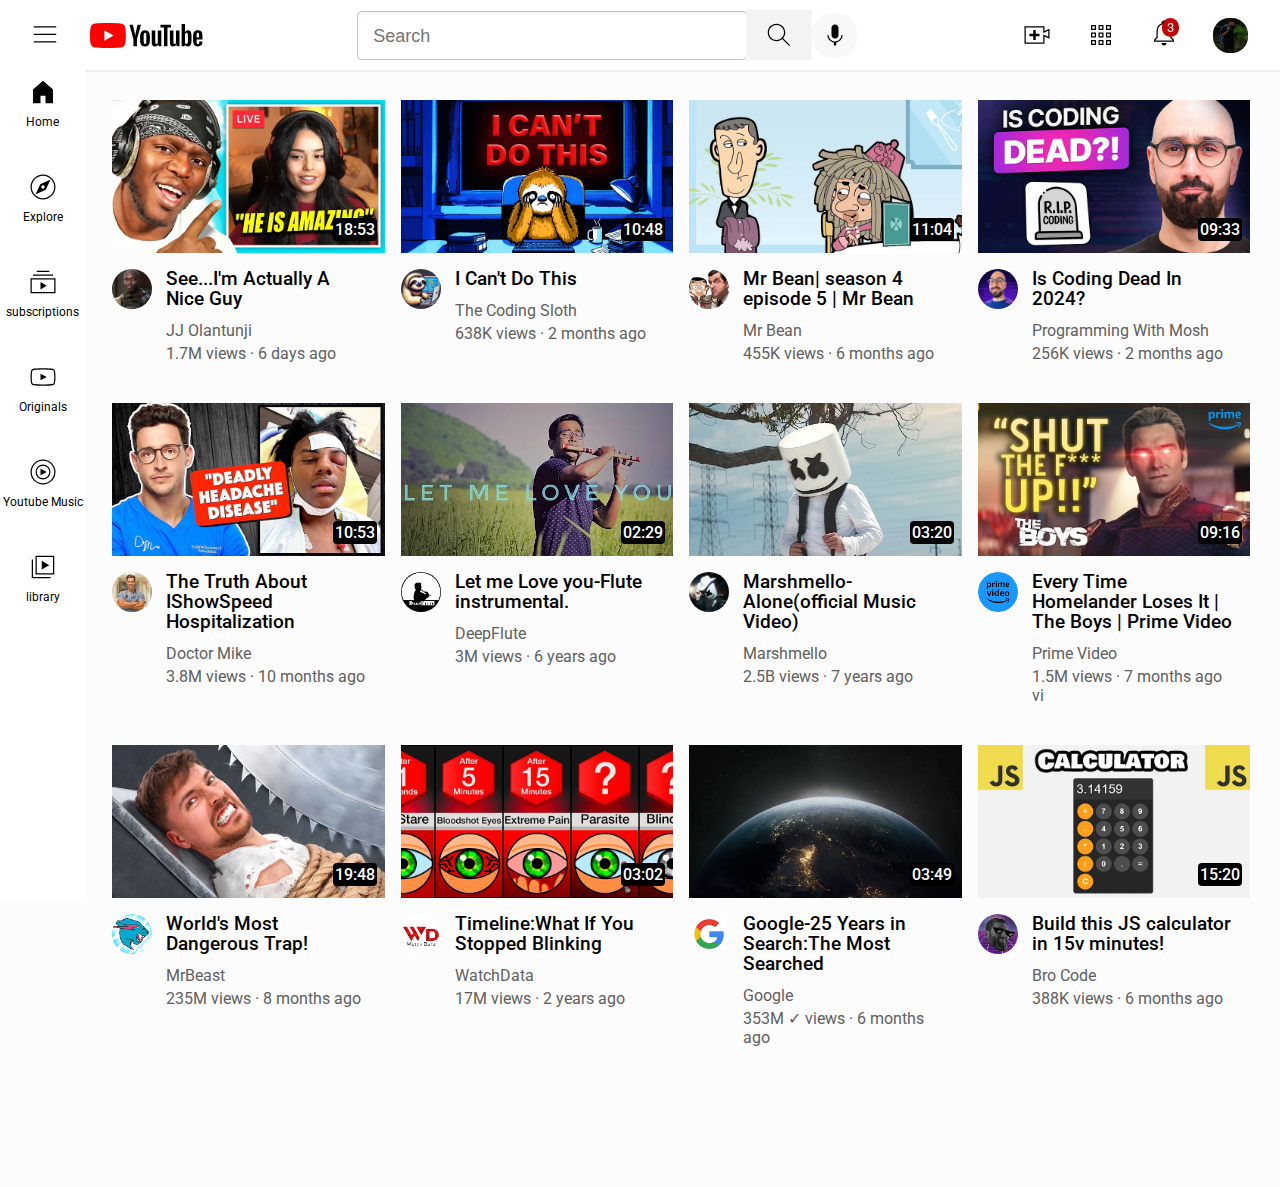
<file: index.html>
<!DOCTYPE html>
<html lang="en">
<head>
  <title>Youtube.com</title>
  <meta charset="UTF-8">
  <meta name="viewport" content="width=device-width, initial-scale=1.0">
  <link rel="preconnect" href="https://fonts.googleapis.com">
  <link rel="preconnect" href="https://fonts.gstatic.com" crossorigin>
  <link href="https://fonts.googleapis.com/css2?family=Roboto:ital,wght@0,100;0,300;0,400;0,500;0,700;0,900;1,100;1,300;1,400;1,500;1,700;1,900&display=swap" rel="stylesheet">
  <meta charset="UTF-8">
  <link rel="stylesheet" href="styles/video.css" >
  <link rel="stylesheet" href="styles/header.css">
  <link rel="stylesheet" href="styles/general.css">
  <link rel="stylesheet" href="styles/sidebar.css">
  <meta name="viewport" content="width=device-width, initial-scale=1.0">
</head>
<body>
  <header class="header">
    <div class="left-section">
      <img class="line" src="icons/line.svg">
      <img class="youtube-logo" src="icons/youtube-logo.svg">
    </div>
    <div class="middle-section">
      <input class="search-bar" type="text" placeholder="Search">
      <button class="search-button">
        <img class="search" src="icons/search.svg">
        <div class="tool">Search</div>
      </button>
      <button class="voice-button">
        <img class="voice" src="icons/voice-search-icon.svg">
        <div class="tool">Search With Voice</div>
      </button>
    </div>
    <div class="right-section">
      <div class="upload">
        <img class="upload-icon" src="icons/upload.svg">
        <div class="tool">Create</div>
      </div>
      <div class="apps">
        <img class="apps-icons" src="icons/youtube-apps.svg">
        <div class="tool">Youtube Apps</div>
      </div>
      <div class="notification-count">
        <img class="notification-icons" src="icons/notifications.svg">
        <div class="notification-number">
          3
        </div>
      </div>
      <img class="channel-main-profile" src="channel-profile/channels4_profile.jpg">
    </div>
  </header>

  <nav class="sidebar"> 
    <div class="sidebar-link">
        <img src="icons/home.svg">
        <div>Home</div>
    </div>
    <div class="sidebar-link">
      <img src="icons/explore.svg">
      <div>Explore</div>
    </div>
    <div class="sidebar-link">
      <img src="icons/subscriptions.svg">
      <div>subscriptions</div>
    </div>
    <div class="sidebar-link">
      <img src="icons/originals.svg">
      <div>Originals</div>
    </div>
    <div class="sidebar-link">
      <img src="icons/youtube-music.svg">
      <div>Youtube Music</div>
    </div>
    <div class="sidebar-link">
      <img src="icons/library.svg">
      <div>library</div>
    </div>
  </nav>

  <main>
    <section class="video-grid">
      <div class="video-preview">
        <div class="thumbnail-row">
          <a href="https://www.youtube.com/watch?v=iTgdYfa4yFI&ab_channel=JJOlatunji">
            <img class="thumbnail" src="thumbnails/ksi.webp">
          </a>
          <div class="video-time">
            18:53
          </div>
        </div>
        <div>
          <div class="channel-profiles">
            <img class="profile" src="channel-profile/ksi.jpg">
          </div>
          <div class="video-info">
            <p class="desc">See...I'm Actually A Nice Guy</p>
            <p class="author">JJ Olantunji</p>
            <p class="status">1.7M views &#183; 6 days ago</p>
          </div>
        </div>
      </div>
      <div class="video-preview">
        <div class="thumbnail-row">
          <a href="https://www.youtube.com/watch?v=SS19Q-_saCc&ab_channel=TheCodingSloth">
            <img class="thumbnail" src="thumbnails\i cant do this.webp">
          </a>
          <div class="video-time">
            10:48
          </div>
        </div>
        <div>
          <div class="channel-profiles">
            <img class="profile" src="channel-profile/sloth.jpg" >
          </div>
          <div class="video-info">
            <p class="desc">I Can't Do This</p>
            <p class="author">The Coding Sloth</p>
            <p class="status">638K views &#183; 2 months ago</p>
          </div>
        </div>
      </div>
     <div class="video-preview">
      <div class="thumbnail-row">
        <a href="https://www.youtube.com/watch?v=mpe3YizJJus&ab_channel=MrBeanWorld">
          <img class="thumbnail" src="thumbnails/mr bean.webp">
        </a>
        <div class="video-time">
          11:04
        </div>
      </div>
      <div>
        <div class="channel-profiles">
          <img class="profile" src="channel-profile/mr bean.jpg">
        </div>
        <div class="video-info">
          <p class="desc">Mr Bean| season 4 episode 5 | Mr Bean</p>
          <p class="author">Mr Bean</p>
          <p class="status">455K views &#183; 6 months ago</p>
        </div>
      </div>
    </div>
    <div class="video-preview">
      <div class="thumbnail-row">
        <a href="https://www.youtube.com/watch?v=4gX44uyGSHo&ab_channel=ProgrammingwithMosh">
          <img class="thumbnail" src="thumbnails/codingdead.webp" >
        </a>
        <div class="video-time">
          09:33
        </div>
      </div>
      <div>
        <div class="channel-profiles">
          <img class="profile" src="channel-profile/mosh.jpg">
        </div>
          <div class="video-info">
            <p class="desc">Is Coding Dead In 2024?</p>
            <p class="author">Programming With Mosh</p>
            <p class="status">256K views &#183; 2 months ago</p>
        </div>
      </div>
    </div>
    <div class="video-preview">
      <div class="thumbnail-row">
        <a href="https://www.youtube.com/watch?v=tpQeMvLUAYM&ab_channel=DoctorMike">
          <img class="thumbnail" src="thumbnails/doctor.webp" >
        </a>
        <div class="video-time">
          10:53
        </div>
      </div>
      <div>
        <div class="channel-profiles">
          <img class="profile" src="channel-profile/doctor.jpg">
        </div>
          <div class="video-info">
            <p class="desc">The Truth About IShowSpeed Hospitalization</p>
            <p class="author">Doctor Mike</p>
            <p class="status">3.8M views &#183; 10 months ago</p>
        </div>
      </div>
    </div>
    <div class="video-preview">
      <div class="thumbnail-row">
        <a href="https://www.youtube.com/watch?v=nLegdEvKp4M&ab_channel=DeepFlute">
          <img class="thumbnail" src="thumbnails/song.webp" >
        </a>
        <div class="video-time">
          02:29
        </div>
      </div>
      <div>
        <div class="channel-profiles">
          <img class="profile" src="channel-profile/song2.jpg">
        </div>
          <div class="video-info">
            <p class="desc">Let me Love you-Flute instrumental.</p>
            <p class="author">DeepFlute</p>
            <p class="status">3M views &#183; 6 years ago</p>
        </div>
      </div>
    </div>
    <div class="video-preview">
      <div class="thumbnail-row">
        <a href="https://www.youtube.com/watch?v=ALZHF5UqnU4&ab_channel=Marshmello">
          <img class="thumbnail" src="thumbnails/marshmello.webp">
        </a>
        <div class="video-time">
          03:20
        </div>
      </div>
      <div>
        <div class="channel-profiles">
            <img class="profile" src="channel-profile/marshmello2.webp">

        </div>
          <div class="video-info">
            <p class="desc">Marshmello-Alone(official Music Video)</p>
            <p class="author">Marshmello</p>
            <p class="status">2.5B views &#183; 7 years ago</p>
        </div>
      </div>
    </div>
    <div class="video-preview">
      <div class="thumbnail-row ">
        <a href="https://www.youtube.com/watch?v=ERdgv6yfDew&ab_channel=PrimeVideo">
          <img class="thumbnail" src="thumbnails/homelander.webp">
        </a>
        <div class="video-time">
          09:16
        </div>
      </div>
      <div>
        <div class="channel-profiles">
          <img class="profile" src="channel-profile/prime.jpg" >
        </div>
        <div class="video-info">
          <p class="desc">Every Time Homelander Loses It | The Boys | Prime Video</p>
          <p class="author">Prime Video</p>
          <p class="status">1.5M views &#183; 7 months ago vi</p>
        </div>
      </div>
    </div>
    <div class="video-preview">
      <div class="thumbnail-row">
        <a href="https://www.youtube.com/watch?v=3OFj6l2tQ9s&ab_channel=MrBeast">
          <img class="thumbnail" src="thumbnails/mrbeast challange.webp">
        </a>
        <div class="video-time">
          19:48
        </div>
      </div>
    <div>
      <div class="channel-profiles">
        <img class="profile" src="channel-profile/mrbeast.jpg">
      </div>
      <div class="video-info">
        <p class="desc">World's Most Dangerous Trap!</p>
        <p class="author">MrBeast</p>
        <p class="status">235M views &#183; 8 months ago</p>
      </div>
    </div>
    </div>
    <div class="video-preview">
      <div class="thumbnail-row">
        <a href="https://www.youtube.com/watch?v=wAZXi77gWHs&t=19s&ab_channel=WatchData">
          <img class="thumbnail" src="thumbnails/what happens.webp">
        </a>
        <div class="video-time">
          03:02
        </div>
      </div>
      <div>
        <div class="channel-profiles">
          <img class="profile" src="channel-profile/what.jpg">
        </div>
        <div class="video-info">
          <p class="desc">Timeline:What If You Stopped Blinking</p>
          <p class="author">WatchData</p>
          <p class="status">17M views &#183; 2 years ago</p>
        </div>
      </div>
    </div>
    <div class="video-preview">
      <div class="thumbnail-row">
        <a href="https://www.youtube.com/watch?v=3KtWfp0UopM&ab_channel=Google">
          <img class="thumbnail" src="thumbnails/google-earth.webp">
        </a>
        <div class="video-time">
          03:49
        </div>
      </div>
      <div>
        <div class="channel-profiles">
          <img class="profile" src="channel-profile/google.jpg">
        </div>
        <div class="video-info">
          <p class="desc">Google-25 Years in Search:The Most Searched</p>
          <p class="author">Google</p>
          <p class="status">353M &#10003; views &#183; 6 months ago</p>
        </div>
      </div>
    </div>
    <div class="video-preview">
      <div class="thumbnail-row">
        <a href="https://www.youtube.com/watch?v=I5kj-YsmWjM&ab_channel=BroCode">
          <img class="thumbnail" src="thumbnails/hq720.webp">
        </a>
        <div class="video-time">
          15:20
        </div>
      </div>
      <div>
        <div class="channel-profiles">
          <img class="profile" src="channel-profile/cal.jpg">
        </div>
        <div class="video-info">
          <p class="desc">Build this JS calculator in 15v minutes!</p>
          <p class="author">Bro Code</p>
          <p class="status">388K views &#183; 6 months ago</p>
        </div>
      </div>
    </div>
    </section>
  </main>
</body>
</html>
</file>
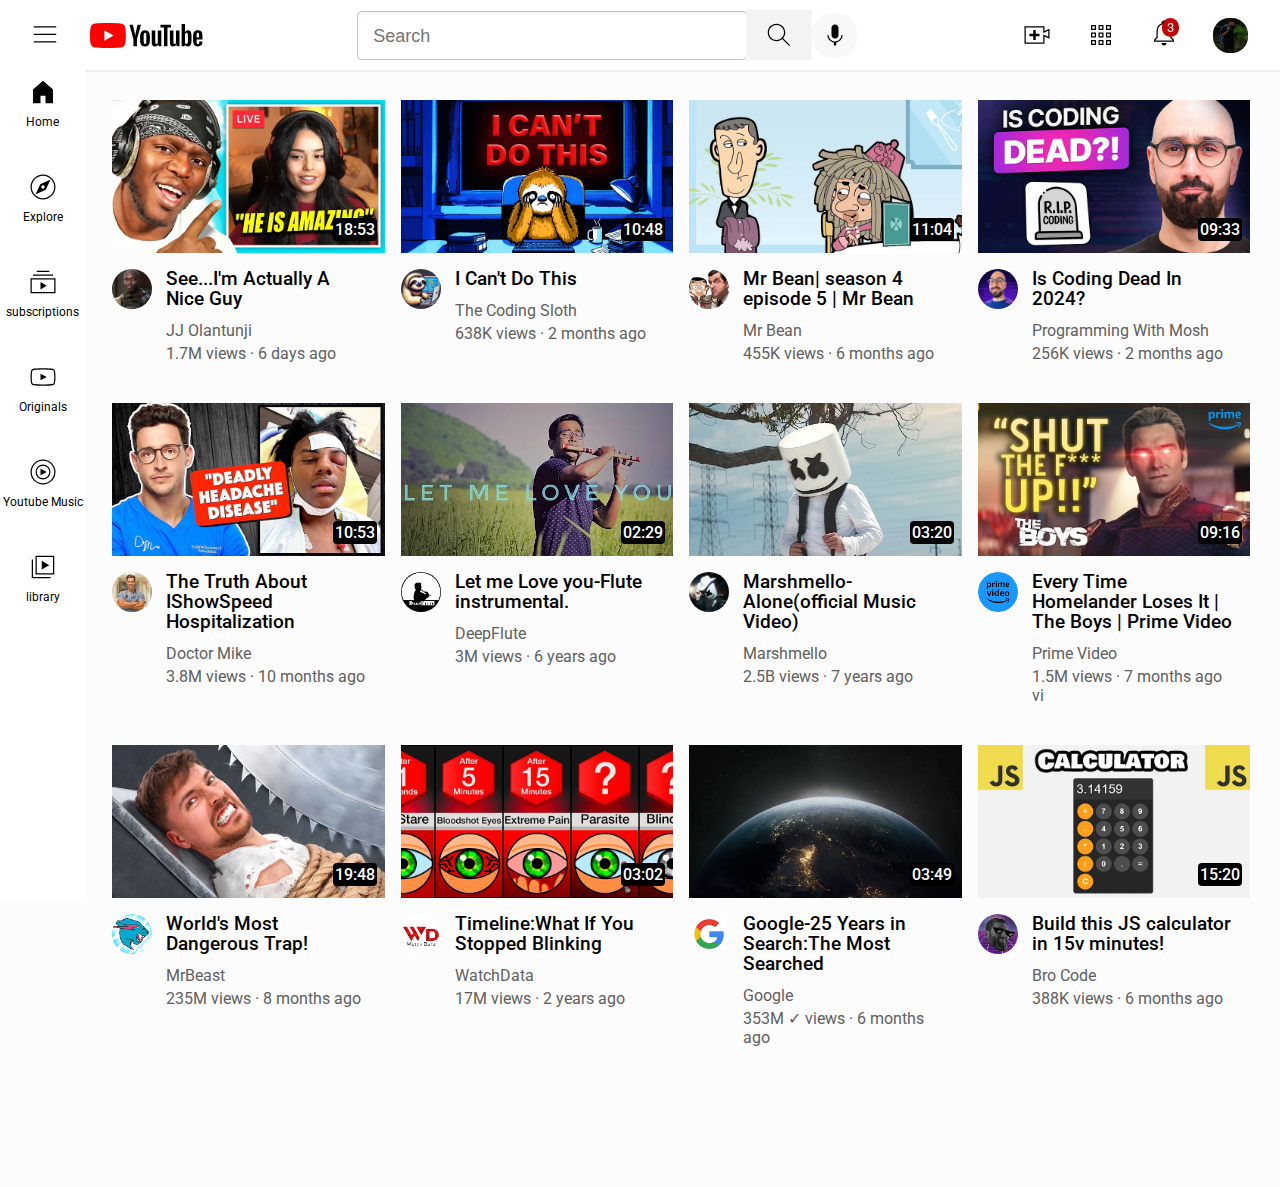
<file: youtube.html>
<!DOCTYPE html>
<html lang="en">
<head>
  <title>Youtube.com</title>
  <meta charset="UTF-8">
  <meta name="viewport" content="width=device-width, initial-scale=1.0">
  <link rel="preconnect" href="https://fonts.googleapis.com">
  <link rel="preconnect" href="https://fonts.gstatic.com" crossorigin>
  <link href="https://fonts.googleapis.com/css2?family=Roboto:ital,wght@0,100;0,300;0,400;0,500;0,700;0,900;1,100;1,300;1,400;1,500;1,700;1,900&display=swap" rel="stylesheet">
  <meta charset="UTF-8">
  <link rel="stylesheet" href="styles/video.css" >
  <link rel="stylesheet" href="styles/header.css">
  <link rel="stylesheet" href="styles/general.css">
  <link rel="stylesheet" href="styles/sidebar.css">
  <meta name="viewport" content="width=device-width, initial-scale=1.0">
</head>
<body>
  <header class="header">
    <div class="left-section">
      <img class="line" src="icons/line.svg">
      <img class="youtube-logo" src="icons/youtube-logo.svg">
    </div>
    <div class="middle-section">
      <input class="search-bar" type="text" placeholder="Search">
      <button class="search-button">
        <img class="search" src="icons/search.svg">
        <div class="tool">Search</div>
      </button>
      <button class="voice-button">
        <img class="voice" src="icons/voice-search-icon.svg">
        <div class="tool">Search With Voice</div>
      </button>
    </div>
    <div class="right-section">
      <div class="upload">
        <img class="upload-icon" src="icons/upload.svg">
        <div class="tool">Create</div>
      </div>
      <div class="apps">
        <img class="apps-icons" src="icons/youtube-apps.svg">
        <div class="tool">Youtube Apps</div>
      </div>
      <div class="notification-count">
        <img class="notification-icons" src="icons/notifications.svg">
        <div class="notification-number">
          3
        </div>
      </div>
      <img class="channel-main-profile" src="channel-profile/channels4_profile.jpg">
    </div>
  </header>

  <nav class="sidebar"> 
    <div class="sidebar-link">
        <img src="icons/home.svg">
        <div>Home</div>
    </div>
    <div class="sidebar-link">
      <img src="icons/explore.svg">
      <div>Explore</div>
    </div>
    <div class="sidebar-link">
      <img src="icons/subscriptions.svg">
      <div>subscriptions</div>
    </div>
    <div class="sidebar-link">
      <img src="icons/originals.svg">
      <div>Originals</div>
    </div>
    <div class="sidebar-link">
      <img src="icons/youtube-music.svg">
      <div>Youtube Music</div>
    </div>
    <div class="sidebar-link">
      <img src="icons/library.svg">
      <div>library</div>
    </div>
  </nav>

  <main>
    <section class="video-grid">
      <div class="video-preview">
        <div class="thumbnail-row">
          <a href="https://www.youtube.com/watch?v=iTgdYfa4yFI&ab_channel=JJOlatunji">
            <img class="thumbnail" src="thumbnails/ksi.webp">
          </a>
          <div class="video-time">
            18:53
          </div>
        </div>
        <div>
          <div class="channel-profiles">
            <img class="profile" src="channel-profile/ksi.jpg">
          </div>
          <div class="video-info">
            <p class="desc">See...I'm Actually A Nice Guy</p>
            <p class="author">JJ Olantunji</p>
            <p class="status">1.7M views &#183; 6 days ago</p>
          </div>
        </div>
      </div>
      <div class="video-preview">
        <div class="thumbnail-row">
          <a href="https://www.youtube.com/watch?v=SS19Q-_saCc&ab_channel=TheCodingSloth">
            <img class="thumbnail" src="thumbnails\i cant do this.webp">
          </a>
          <div class="video-time">
            10:48
          </div>
        </div>
        <div>
          <div class="channel-profiles">
            <img class="profile" src="channel-profile/sloth.jpg" >
          </div>
          <div class="video-info">
            <p class="desc">I Can't Do This</p>
            <p class="author">The Coding Sloth</p>
            <p class="status">638K views &#183; 2 months ago</p>
          </div>
        </div>
      </div>
     <div class="video-preview">
      <div class="thumbnail-row">
        <a href="https://www.youtube.com/watch?v=mpe3YizJJus&ab_channel=MrBeanWorld">
          <img class="thumbnail" src="thumbnails/mr bean.webp">
        </a>
        <div class="video-time">
          11:04
        </div>
      </div>
      <div>
        <div class="channel-profiles">
          <img class="profile" src="channel-profile/mr bean.jpg">
        </div>
        <div class="video-info">
          <p class="desc">Mr Bean| season 4 episode 5 | Mr Bean</p>
          <p class="author">Mr Bean</p>
          <p class="status">455K views &#183; 6 months ago</p>
        </div>
      </div>
    </div>
    <div class="video-preview">
      <div class="thumbnail-row">
        <a href="https://www.youtube.com/watch?v=4gX44uyGSHo&ab_channel=ProgrammingwithMosh">
          <img class="thumbnail" src="thumbnails/codingdead.webp" >
        </a>
        <div class="video-time">
          09:33
        </div>
      </div>
      <div>
        <div class="channel-profiles">
          <img class="profile" src="channel-profile/mosh.jpg">
        </div>
          <div class="video-info">
            <p class="desc">Is Coding Dead In 2024?</p>
            <p class="author">Programming With Mosh</p>
            <p class="status">256K views &#183; 2 months ago</p>
        </div>
      </div>
    </div>
    <div class="video-preview">
      <div class="thumbnail-row">
        <a href="https://www.youtube.com/watch?v=tpQeMvLUAYM&ab_channel=DoctorMike">
          <img class="thumbnail" src="thumbnails/doctor.webp" >
        </a>
        <div class="video-time">
          10:53
        </div>
      </div>
      <div>
        <div class="channel-profiles">
          <img class="profile" src="channel-profile/doctor.jpg">
        </div>
          <div class="video-info">
            <p class="desc">The Truth About IShowSpeed Hospitalization</p>
            <p class="author">Doctor Mike</p>
            <p class="status">3.8M views &#183; 10 months ago</p>
        </div>
      </div>
    </div>
    <div class="video-preview">
      <div class="thumbnail-row">
        <a href="https://www.youtube.com/watch?v=nLegdEvKp4M&ab_channel=DeepFlute">
          <img class="thumbnail" src="thumbnails/song.webp" >
        </a>
        <div class="video-time">
          02:29
        </div>
      </div>
      <div>
        <div class="channel-profiles">
          <img class="profile" src="channel-profile/song2.jpg">
        </div>
          <div class="video-info">
            <p class="desc">Let me Love you-Flute instrumental.</p>
            <p class="author">DeepFlute</p>
            <p class="status">3M views &#183; 6 years ago</p>
        </div>
      </div>
    </div>
    <div class="video-preview">
      <div class="thumbnail-row">
        <a href="https://www.youtube.com/watch?v=ALZHF5UqnU4&ab_channel=Marshmello">
          <img class="thumbnail" src="thumbnails/marshmello.webp">
        </a>
        <div class="video-time">
          03:20
        </div>
      </div>
      <div>
        <div class="channel-profiles">
            <img class="profile" src="channel-profile/marshmello2.webp">

        </div>
          <div class="video-info">
            <p class="desc">Marshmello-Alone(official Music Video)</p>
            <p class="author">Marshmello</p>
            <p class="status">2.5B views &#183; 7 years ago</p>
        </div>
      </div>
    </div>
    <div class="video-preview">
      <div class="thumbnail-row ">
        <a href="https://www.youtube.com/watch?v=ERdgv6yfDew&ab_channel=PrimeVideo">
          <img class="thumbnail" src="thumbnails/homelander.webp">
        </a>
        <div class="video-time">
          09:16
        </div>
      </div>
      <div>
        <div class="channel-profiles">
          <img class="profile" src="channel-profile/prime.jpg" >
        </div>
        <div class="video-info">
          <p class="desc">Every Time Homelander Loses It | The Boys | Prime Video</p>
          <p class="author">Prime Video</p>
          <p class="status">1.5M views &#183; 7 months ago vi</p>
        </div>
      </div>
    </div>
    <div class="video-preview">
      <div class="thumbnail-row">
        <a href="https://www.youtube.com/watch?v=3OFj6l2tQ9s&ab_channel=MrBeast">
          <img class="thumbnail" src="thumbnails/mrbeast challange.webp">
        </a>
        <div class="video-time">
          19:48
        </div>
      </div>
    <div>
      <div class="channel-profiles">
        <img class="profile" src="channel-profile/mrbeast.jpg">
      </div>
      <div class="video-info">
        <p class="desc">World's Most Dangerous Trap!</p>
        <p class="author">MrBeast</p>
        <p class="status">235M views &#183; 8 months ago</p>
      </div>
    </div>
    </div>
    <div class="video-preview">
      <div class="thumbnail-row">
        <a href="https://www.youtube.com/watch?v=wAZXi77gWHs&t=19s&ab_channel=WatchData">
          <img class="thumbnail" src="thumbnails/what happens.webp">
        </a>
        <div class="video-time">
          03:02
        </div>
      </div>
      <div>
        <div class="channel-profiles">
          <img class="profile" src="channel-profile/what.jpg">
        </div>
        <div class="video-info">
          <p class="desc">Timeline:What If You Stopped Blinking</p>
          <p class="author">WatchData</p>
          <p class="status">17M views &#183; 2 years ago</p>
        </div>
      </div>
    </div>
    <div class="video-preview">
      <div class="thumbnail-row">
        <a href="https://www.youtube.com/watch?v=3KtWfp0UopM&ab_channel=Google">
          <img class="thumbnail" src="thumbnails/google-earth.webp">
        </a>
        <div class="video-time">
          03:49
        </div>
      </div>
      <div>
        <div class="channel-profiles">
          <img class="profile" src="channel-profile/google.jpg">
        </div>
        <div class="video-info">
          <p class="desc">Google-25 Years in Search:The Most Searched</p>
          <p class="author">Google</p>
          <p class="status">353M &#10003; views &#183; 6 months ago</p>
        </div>
      </div>
    </div>
    <div class="video-preview">
      <div class="thumbnail-row">
        <a href="https://www.youtube.com/watch?v=I5kj-YsmWjM&ab_channel=BroCode">
          <img class="thumbnail" src="thumbnails/hq720.webp">
        </a>
        <div class="video-time">
          15:20
        </div>
      </div>
      <div>
        <div class="channel-profiles">
          <img class="profile" src="channel-profile/cal.jpg">
        </div>
        <div class="video-info">
          <p class="desc">Build this JS calculator in 15v minutes!</p>
          <p class="author">Bro Code</p>
          <p class="status">388K views &#183; 6 months ago</p>
        </div>
      </div>
    </div>
    </section>
  </main>
</body>
</html>
</file>
<file: styles/video.css>
.video-grid{
  display: grid;
  grid-template-columns: repeat(4,1fr);
  column-gap: 16px;
  row-gap: 40px;
}

.thumbnail{
  width: 100%;
}

.thumbnail-row{
  margin-bottom: 12px;
  position: relative;
}

.video-time{
  background-color: black;
  color: white;
  position: absolute;
  bottom: 16px;
  right: 8px;
  font-size: 16px;
  font-weight: 500;
  border-radius: 4px;
  padding: 2px 2px 2px 2px;;
}

.profile{
  width: 40px;
  border-radius: 50px;
}

.desc{
  font-size: 19px;
  margin-top: 0;
  margin-bottom: 12px;
  font-weight: 500;
  line-height: 20px;
}

.author, .status{
  font-size: 16px;
  margin-bottom: 0;
  color: rgb(96, 96, 96);
}

.author{
  margin-bottom: 4px;
}

.channel-profiles{
  display: inline-block;
  width: 50px;
  vertical-align: top;
}   

.video-info{
  display: inline-block;
  width: 200px;
}

@media(max-width: 1200px){
  .video-grid{
    grid-template-columns: repeat(3,1fr);
  }
}

@media(max-width: 900px){
  .video-grid{
    grid-template-columns: repeat(2,1fr);
  }
}

@media(max-width: 600px){
  .video-grid{
    grid-template-columns: repeat(1,1fr);
  }
}
</file>
<file: styles/header.css>
.header{
  height: 70px;
  display: flex;
  flex-direction: row;
  justify-content: space-between;
  position: fixed;
  top: 0;
  left: 0;
  right: 0;
  background-color: white;
  border-bottom-width: 2px;
  border-bottom-style: solid;
  border-bottom-color: rgb(238, 238, 238);
  z-index: 100;
}

.left-section{
  display: flex;
  align-items: center;
}

.line{
  height: 30px;
  margin-left: 30px;
  margin-right: 30px;
}

.youtube-logo{
  height: 25px;
}

.middle-section{
  display: flex;
  align-items: center;
  margin-left: 60px;
  margin-right: 70px;
  max-width: 500px;
  flex: 1;
}

.search-bar{
  flex: 1;
  height: 45px;
  width: 200px;
  font-size: 20px;
  font-weight: 400;
  border-width: 1px;
  border-style: solid;
  border-color:  rgb(197, 197, 197);
  border-radius: 4px;
  box-shadow: inset 1px 2px 3px rgba(0, 0, 0, 0.05);
}

.search-bar::placeholder{
  font-size: 18px;
  padding-left: 13px;
}

.search{
  height: 30px;
}

.search-button{
  cursor: pointer;
  background-color: rgb(243, 243, 243);
  width: 66px;
  height: 52px;
  border-width: 1px;
  border-style: solid;
  border-color:  rgb(247, 247, 247);
  margin-left: -1px;
}

.search-button,
.voice-button,
.upload,
.apps,
.notification {
  position: relative;
  display: flex;
  justify-content: center;
  align-items: center;
}
.search-button .tool,
.voice-button .tool,
.upload .tool,
.apps .tool,
.notification .tool{
  position: absolute;
  background-color: gray;
  color: white;
  padding: 6px 4px 6px 4px;
  cursor: pointer;
  opacity: 0;
  bottom: -40px;
  pointer-events: none;
  border-radius: 4px;
  transition: opacity 0.15s;
  white-space: nowrap;
}

.search-button:hover .tool,
.voice-button:hover .tool,
.upload:hover .tool,
.apps:hover .tool,
.notification:hover .tool{
  opacity: 1;
}

.voice-button{
  height: 45px;
  width: 45px;
  border-radius: 20px;
  border: none;
  background-color: rgb(248, 248, 248);
}

.voice{
  height: 28px;
}

.right-section{
  width: 230px;
  display: flex;
  align-items: center;
  justify-content: space-between;
  margin-right: 28px;
  flex-shrink: 0;
}

.upload-icon{
  height: 30px;
}

.apps-icons{
  height: 30px;
}

.notification-icons{
  height:30px;
}

.notification-count{
  position: relative;
}

.notification-number{
  position: absolute;
  top: 0;
  right: 0;
  background-color: rgb(194, 4, 4);
  color: white;
  font-size: 13px;
  padding: 2px 5px 2px 5px;
  border-radius: 10px;
}

.channel-main-profile{
  height:35px;
  border-radius: 16px;
  margin-right: 4px;
}
</file>
<file: styles/general.css>
p{
  margin-top: 0px;
  margin-bottom: 0px;
}

body{
  margin: 0;
  padding-top: 100px;
  padding-left: 112px;
  padding-bottom: 140px;
  padding-right: 30px;
  background-color: rgb(252, 252, 252);
  font-family: Roboto,arial;
}
</file>
<file: styles/sidebar.css>
.sidebar{
  background-color: white;
  position: fixed;
  left: 0;
  bottom: 0;
  top: 50px;
  width: 85px;
  z-index: 200;
  padding-top: 5px;
}

.sidebar-link{
  background-color: white;
  height: 95px;
  display: flex;
  justify-content: center;
  align-items: center;
  flex-direction: column;
  border: none;
  cursor: pointer;
}

.sidebar-link:hover{
  background-color: rgb(231, 231, 231);
}

.sidebar-link img{
  height: 30px;
  margin-bottom: 8px;
}

.sidebar-link div{
  font-size: 12px;
}
</file>
